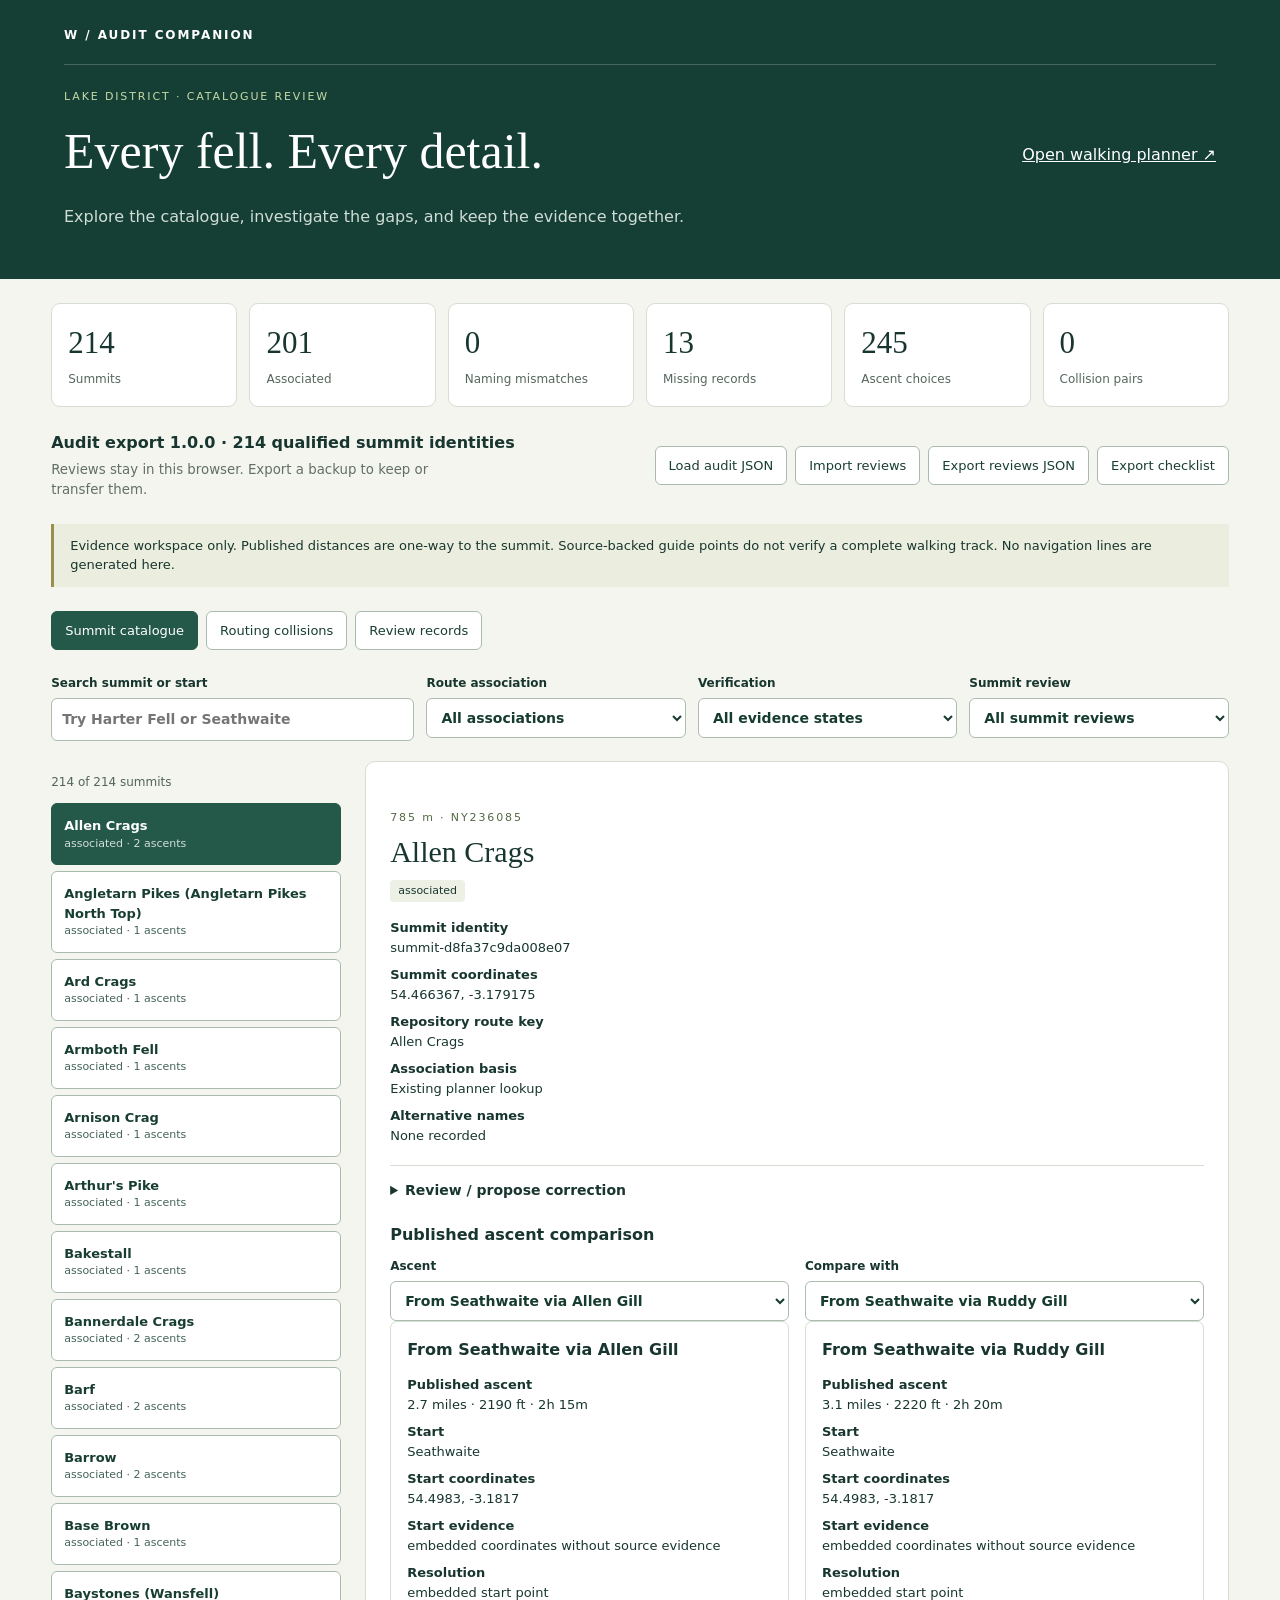
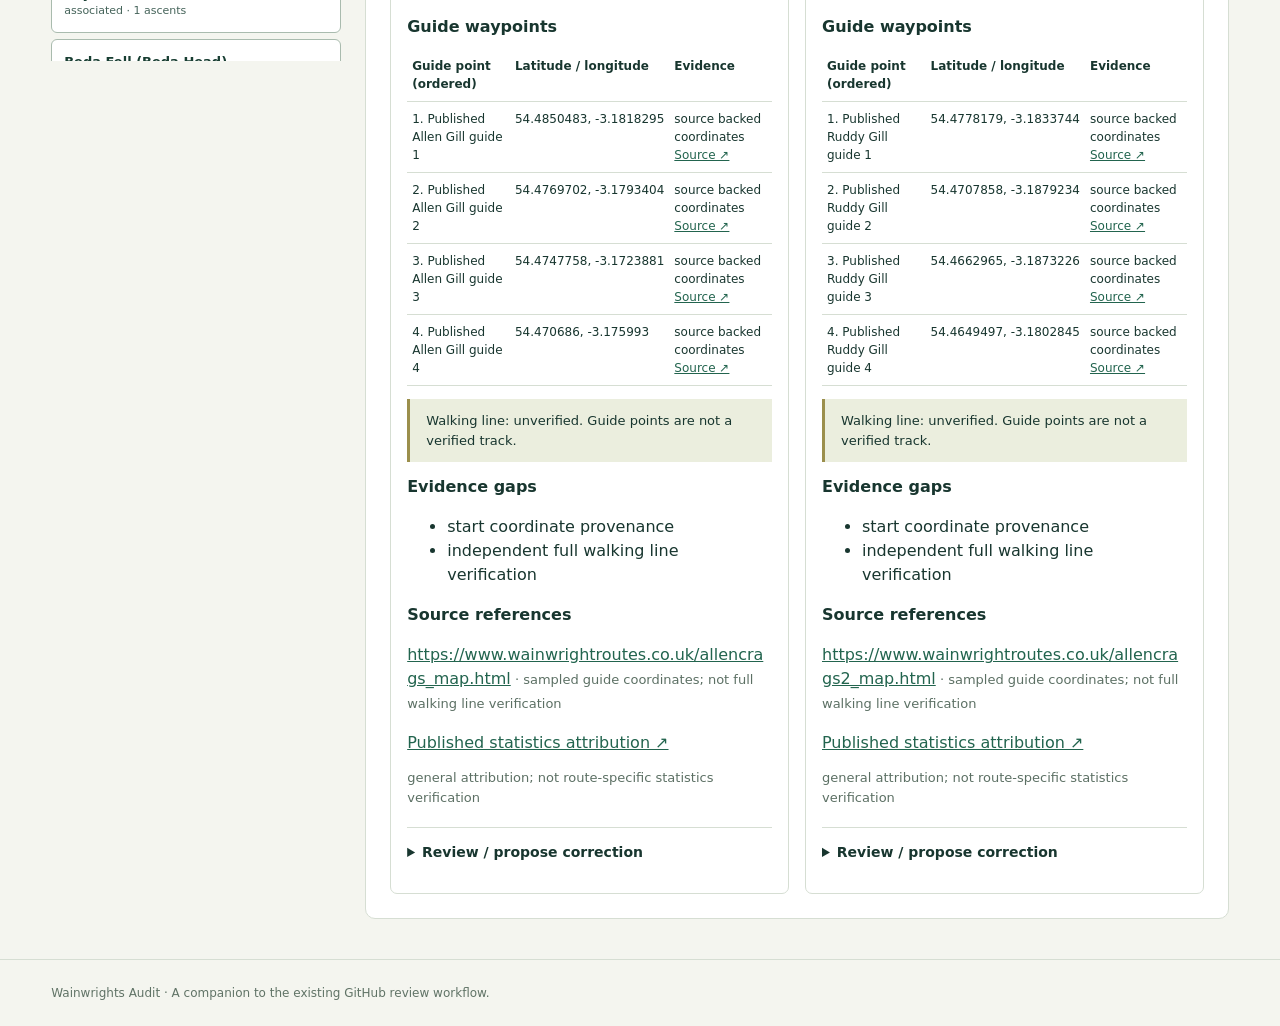
<file: audit/index.html>
<!doctype html><html lang="en"><head><meta charset="utf-8"><meta name="viewport" content="width=device-width,initial-scale=1"><meta name="description" content="Review summit associations, ascent evidence and routing collisions separately from the Wainwrights walking planner."><title>Wainwrights • Route audit</title><link rel="stylesheet" href="style.css"><script defer src="model.js"></script><script defer src="app.js"></script></head><body>
<header><div class="brand">W / AUDIT COMPANION</div><div class="header-row"><div><p class="eyebrow">LAKE DISTRICT · CATALOGUE REVIEW</p><h1>Every fell. Every detail.</h1><p>Explore the catalogue, investigate the gaps, and keep the evidence together.</p></div><a href="../index.html">Open walking planner ↗</a></div></header>
<main><div id="message" role="status" aria-live="polite"></div><section id="stats" class="stats" aria-label="Catalogue summary"></section>
<section class="toolbar" aria-label="Data and backups"><div><strong id="version">Loading export…</strong><small>Reviews stay in this browser. Export a backup to keep or transfer them.</small></div><div class="actions"><label class="button">Load audit JSON<input id="dataFile" type="file" accept=".json,application/json"></label><label class="button">Import reviews<input id="reviewFile" type="file" accept=".json,application/json"></label><button id="exportJson">Export reviews JSON</button><button id="exportChecklist">Export checklist</button></div></section>
<p class="notice">Evidence workspace only. Published distances are one-way to the summit. Source-backed guide points do not verify a complete walking track. No navigation lines are generated here.</p>
<nav class="tabs" aria-label="Audit views"><button id="summitsTab" aria-pressed="true">Summit catalogue</button><button id="collisionsTab" aria-pressed="false">Routing collisions</button><button id="reviewsTab" aria-pressed="false">Review records</button></nav>
<section id="summitsView"><div class="filters"><label>Search summit or start<input id="search" type="search" placeholder="Try Harter Fell or Seathwaite"></label><label>Route association<select id="association"><option value="">All associations</option value="associated">Associated</option><option value="naming_mismatch">Naming mismatch</option><option value="missing_route_record">Missing route record</option></select></label><label>Verification<select id="verification"><option value="">All evidence states</option><option value="source_guides">Has source-backed guide points</option><option value="no_guides">Has ascent without guides</option><option value="gaps">Has evidence gaps</option><option value="unverified">Has unverified walking line</option></select></label><label>Summit review<select id="reviewFilter"></select></label></div><div class="workspace"><aside><p id="count"></p><div id="summitList"></div></aside><article id="detail" aria-live="polite"></article></div></section>
<section id="collisionsView" hidden><h2>Shared inputs, unresolved routes</h2><p>Identical coordinates and identical fallback queries are different findings. Investigate each pair before proposing a correction.</p><div id="collisions"></div></section>
<section id="reviewsView" hidden><h2>Your review records</h2><p>Retained even when a future export removes or renames an ID. Reconcile those identities deliberately.</p><div id="reviews"></div></section>
</main><footer>Wainwrights Audit · A companion to the existing GitHub review workflow.</footer></body></html>
</file>
<file: audit/style.css>
:root{font-family:system-ui,sans-serif;color:#18362f;background:#f4f5ef;line-height:1.5;--green:#245849;--line:#d6ded3}*{box-sizing:border-box}body{margin:0}header{background:#153f35;color:#fff;padding:26px max(5vw,20px) 34px}.brand{font-weight:800;letter-spacing:.16em;font-size:12px;border-bottom:1px solid #ffffff35;padding-bottom:20px}.header-row{display:flex;justify-content:space-between;align-items:center;gap:20px}.header-row a{color:#fff;white-space:nowrap}.eyebrow{font-size:11px;letter-spacing:.17em;color:#c6d9a7;margin:24px 0 8px}h1{font-family:Georgia,serif;font-size:clamp(32px,4vw,50px);font-weight:400;margin:0}header p:last-child{color:#d0ddd6}main{max-width:1500px;margin:auto;padding:24px 4vw}.stats{display:grid;grid-template-columns:repeat(6,1fr);gap:12px}.stat{background:white;border:1px solid var(--line);border-radius:9px;padding:16px}.stat b{font-family:Georgia,serif;display:block;font-size:31px;font-weight:400}.stat span{font-size:12px;color:#55675d}.toolbar{display:flex;justify-content:space-between;gap:18px;align-items:center;margin:24px 0}.toolbar small{display:block;max-width:400px;color:#627066;margin-top:5px}.actions{display:flex;gap:8px;flex-wrap:wrap}button,.button{font:inherit;cursor:pointer;background:white;border:1px solid #a9bbae;color:#183e32;border-radius:6px;padding:9px 13px;font-size:13px;text-decoration:none;display:inline-block}button:hover,.button:hover{background:#e8efdf}button[aria-pressed=true],button.selected{background:var(--green);color:white;border-color:var(--green)}button:focus-visible,a:focus-visible,input:focus-visible,select:focus-visible,textarea:focus-visible,.button:focus-within{outline:3px solid #b17d2a;outline-offset:3px}.button input{position:absolute;width:1px;height:1px;opacity:0}.notice{background:#ebeede;border-left:3px solid #9b8f4c;padding:12px 16px;font-size:13px}.tabs{display:flex;gap:8px;margin:24px 0}.filters{display:grid;grid-template-columns:1.4fr 1fr 1fr 1fr;gap:12px;margin-bottom:20px}label{display:block;font-size:12px;font-weight:650}input,select,textarea{display:block;width:100%;font:inherit;font-size:14px;border:1px solid #acbcae;background:#fff;padding:10px;border-radius:6px;margin-top:6px;color:#163b30}textarea{min-height:90px;resize:vertical}.workspace{display:grid;grid-template-columns:290px minmax(0,1fr);gap:24px}aside{max-height:900px;overflow:auto}#count{font-size:12px;color:#526559}#summitList button{display:block;width:100%;text-align:left;margin-bottom:6px;padding:12px}#summitList small{display:block;opacity:.8;font-size:11px}article,.card{background:white;border:1px solid var(--line);padding:24px;border-radius:10px;min-width:0;margin-bottom:16px}h2{font:30px Georgia,serif;margin:0 0 8px}h3{font-size:16px;margin:22px 0 10px}.tag{display:inline-block;background:#edf1e5;padding:3px 8px;border-radius:4px;font-size:11px;margin:3px 5px 3px 0}.warning{background:#fff0d9;color:#79551c}.muted{color:#5c7064;font-size:13px}.compare{display:grid;grid-template-columns:repeat(2,minmax(0,1fr));gap:16px}.variant{border:1px solid var(--line);border-radius:7px;padding:16px;min-width:0}.variant h3{margin-top:0}dl{font-size:13px}dt{font-weight:700;margin-top:8px}dd{margin:0;overflow-wrap:anywhere}.coordinates{overflow-x:auto}table{border-collapse:collapse;width:100%;font-size:12px}th,td{padding:8px 5px;text-align:left;border-bottom:1px solid var(--line);vertical-align:top}.point{font-variant-numeric:tabular-nums;white-space:nowrap}a{color:#22644e;overflow-wrap:anywhere}.review-form{border-top:1px solid var(--line);margin-top:20px;padding-top:14px}.review-form label{margin:10px 0}.review-form button{background:var(--green);color:white;margin-top:10px}details{margin:14px 0}summary{cursor:pointer;font-weight:650;font-size:14px}.error{color:#852c22;background:#ffece3;padding:12px;border-radius:5px}#message:not(:empty){padding:12px;background:#e5ecd9;margin-bottom:16px;overflow-wrap:anywhere}#message.error{background:#ffece3}pre{white-space:pre-wrap;overflow-wrap:anywhere;font-size:12px}footer{padding:24px 4vw;font-size:12px;color:#607366;border-top:1px solid var(--line)}[hidden]{display:none!important}@media(max-width:1000px){.stats{grid-template-columns:repeat(3,1fr)}.toolbar{align-items:flex-start;flex-direction:column}.filters{grid-template-columns:1fr 1fr}.workspace{grid-template-columns:230px minmax(0,1fr)}.compare{grid-template-columns:1fr}}@media(max-width:650px){.header-row{display:block}.header-row a{display:inline-block;margin-top:10px}main{padding:16px}.stats{gap:6px}.stat{padding:10px}.stat b{font-size:26px}.filters{grid-template-columns:1fr}.workspace{display:block}aside{max-height:280px;margin-bottom:18px;border-bottom:1px solid var(--line)}article,.card{padding:16px}.tabs{flex-wrap:wrap}.compare{grid-template-columns:1fr}}
article .eyebrow{color:#526b44}
</file>
